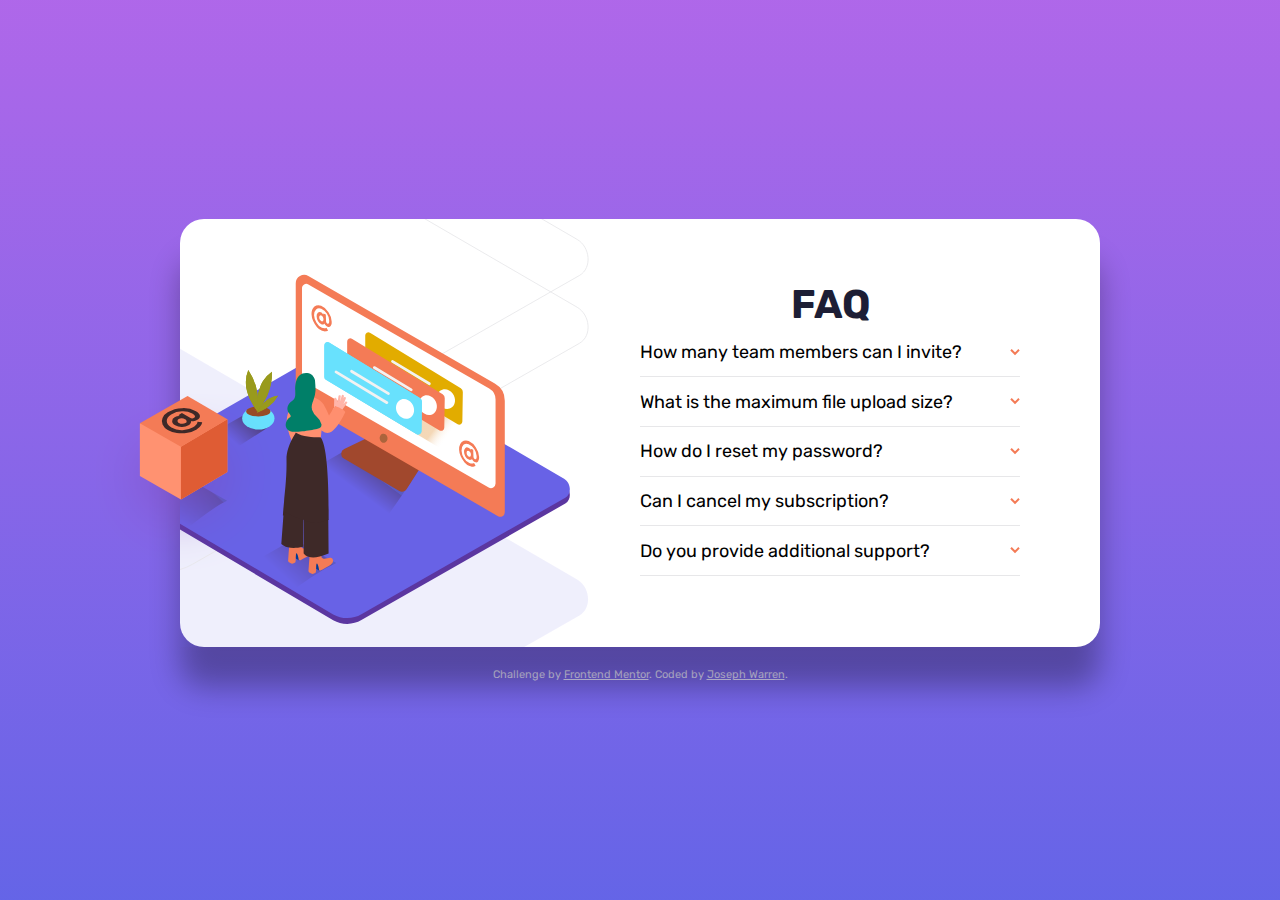
<file: faq-accordion-card-main/index.html>
<!DOCTYPE html>
<html lang="en">
<head>
  <meta charset="UTF-8">
  <meta name="viewport" content="width=device-width, initial-scale=1.0">
  <link rel="icon" type="image/png" sizes="32x32" href="./images/favicon-32x32.png">
  <link rel="stylesheet" href="./styles/css/main.min.css">
  <script src="./js/script.js" defer></script>
  <title>Frontend Mentor | FAQ Accordion Card</title>
</head>
<body>
  <div class="container">
    <main class="main-content">
      <div class="display-wrapper">
        <div class="display"></div>
      </div> 
      <section class="faq">
        <h1 class="faq-title">FAQ</h1>
        <button class="accordian divider closed">How many team members can I invite?</button>
        <div class="panel hide">
          <p>You can invite up to 2 additional users on the Free plan. There is no limit on
        team members for the Premium plan.</p>
        </div>
        <button class="accordian divider closed">What is the maximum file upload size?</button>
        <div class="panel hide">
          <p>No more than 2GB. All files in your account must fit your allotted storage space.</p>
        </div>
        <button class="accordian divider closed">How do I reset my password?</button>
        <div class="panel hide">
          <p>Click “Forgot password” from the login page or “Change password” from your profile page.
            A reset link will be emailed to you.</p>
        </div>
        <button class="accordian divider closed">Can I cancel my subscription?</button>
        <div class="panel hide">
          <p>Yes! Send us a message and we’ll process your request no questions asked.</p>
        </div>
        <button class="accordian divider closed">Do you provide additional support?</button>
        <div class="panel hide">
          <p>Chat and email support is available 24/7. Phone lines are open during normal business hours.</p>
        </div>
      </section>
    </main>
    <div class="attribution">
      Challenge by <a href="https://www.frontendmentor.io?ref=challenge" target="_blank">Frontend Mentor</a>.
      Coded by <a href="#">Joseph Warren</a>.
    </div>
  </div>
</body>
</html>
</file>
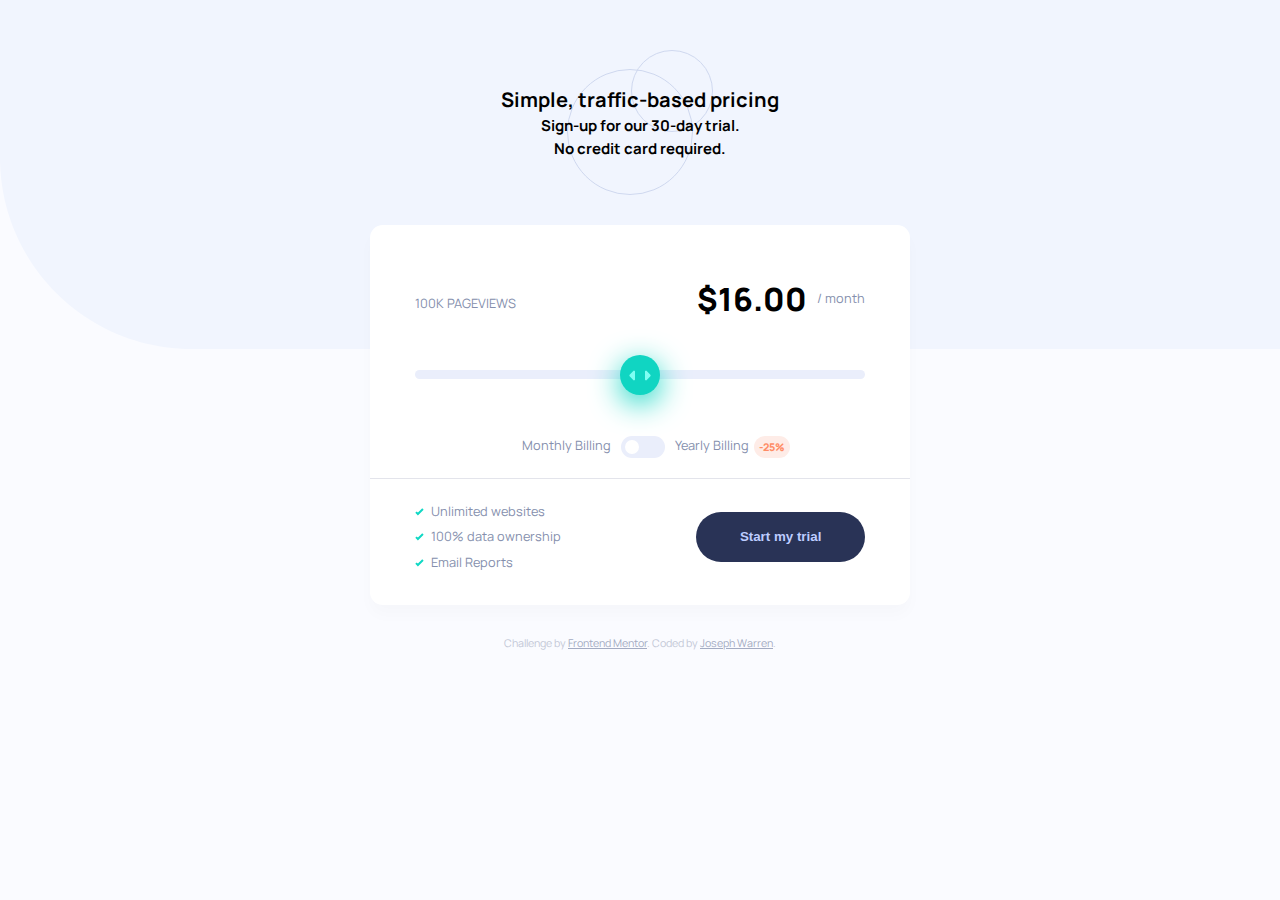
<file: interactive-pricing-component-main/index.html>
<!DOCTYPE html>
<html lang="en">
<head>
  <meta charset="UTF-8">
  <meta name="viewport" content="width=device-width, initial-scale=1.0"> <!-- displays site properly based on user's device -->
  <link rel="stylesheet" href="styles/css/main.min.css">
  <link rel="icon" type="image/png" sizes="32x32" href="./images/favicon-32x32.png">
  <script src="js/script.js" defer></script>
  
  <title>Frontend Mentor | Interactive pricing component</title>
</head>
<body>
  <div class="container">
    <header class="header">
      <h1>
        Simple, traffic-based pricing
        <span class="subhead">
          Sign-up for our 30-day trial. No credit card required.
        </span>
      </h1>
    </header>
    <main class="main">
      <section class="main__content">
        <div class="pageview">100K Pageviews</div>
        <div class="slider">
          <input type="range" id="slider__selector" class="slider__selector slider__input" min="1" max="5">
        </div>
        <div class="pricing">
          <span class="price">$16.00</span>
          <span class="cycle"> / month</span>
        </div>
        <div class="sub">
          <p class="sub__label">Monthly Billing</p>
          <label class="sub__switch" for="sub__input">
            <input type="checkbox" name="" id="sub__input" class="slider__input">
            <span class="sub__switch--slider round"></span>
          </label>
          <p class="sub__label">Yearly Billing <span class="discount">-25%</span></p>
        </div>
        <hr>
        <ul class="perks">
          <li class="perks__item">Unlimited websites</li>
          <li class="perks__item">100% data ownership</li>
          <li class="perks__item">Email Reports</li>
        </ul>
        <button class="cta__trial">
          Start my trial
        </button>
      </section>
    </main>
    <footer class="footer">
      <div class="attribution">
        Challenge by <a href="https://www.frontendmentor.io?ref=challenge" target="_blank">Frontend Mentor</a>.
        Coded by <a href="#">Joseph Warren</a>.
      </div>
    </footer>
  </div>
</body>
</html>
</file>
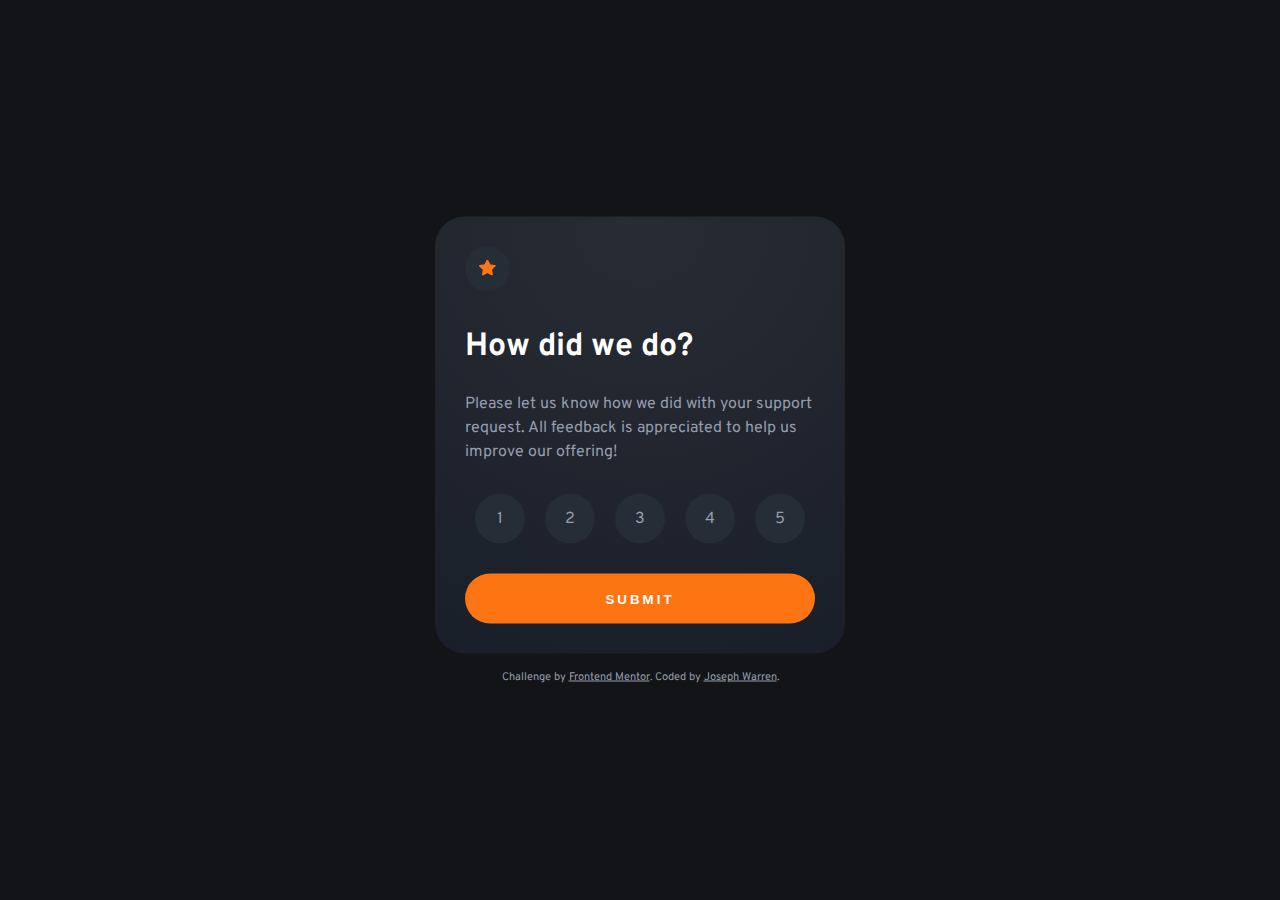
<file: interactive-rating-component-main/index.html>
<!DOCTYPE html>
<html lang="en">
<head>
  <meta charset="UTF-8">
  <meta name="viewport" content="width=device-width, initial-scale=1.0">
  <link rel="icon" type="image/png" sizes="32x32" href="./images/favicon-32x32.png">
  <link rel="stylesheet" href="styles/css/main.min.css">
  <script type="text/javascript" src="js/script.js" defer></script>
  <link rel="preconnect" href="https://fonts.googleapis.com">
  <link rel="preconnect" href="https://fonts.gstatic.com" crossorigin>
  <link href="https://fonts.googleapis.com/css2?family=Overpass:wght@400;700&display=swap" rel="stylesheet">
  <title>Frontend Mentor | Interactive rating component</title>
</head>
<body>
<div class="container">
  <main class="main-grid">
    <div class="rating-content">
      <div class="icon">
        <img src="images/icon-star.svg" alt="Star Icon">
      </div>
      <h1>How did we do?</h1>
      <p>Please let us know how we did with your support request. All feedback is appreciated 
      to help us improve our offering!</p>
      <div class="review">
        <ul class="rating">
          <li class="item">1</li>
          <li class="item">2</li>
          <li class="item">3</li>
          <li class="item">4</li>
          <li class="item">5</li>
        </ul>
        <button>Submit</button>
      </div>
    </div>
  </main>
  <div class="attribution">
    Challenge by <a href="https://www.frontendmentor.io?ref=challenge" target="_blank">Frontend Mentor</a>. 
    Coded by <a href="#">Joseph Warren</a>.
  </div>
</div>
</body>
</html>
</file>
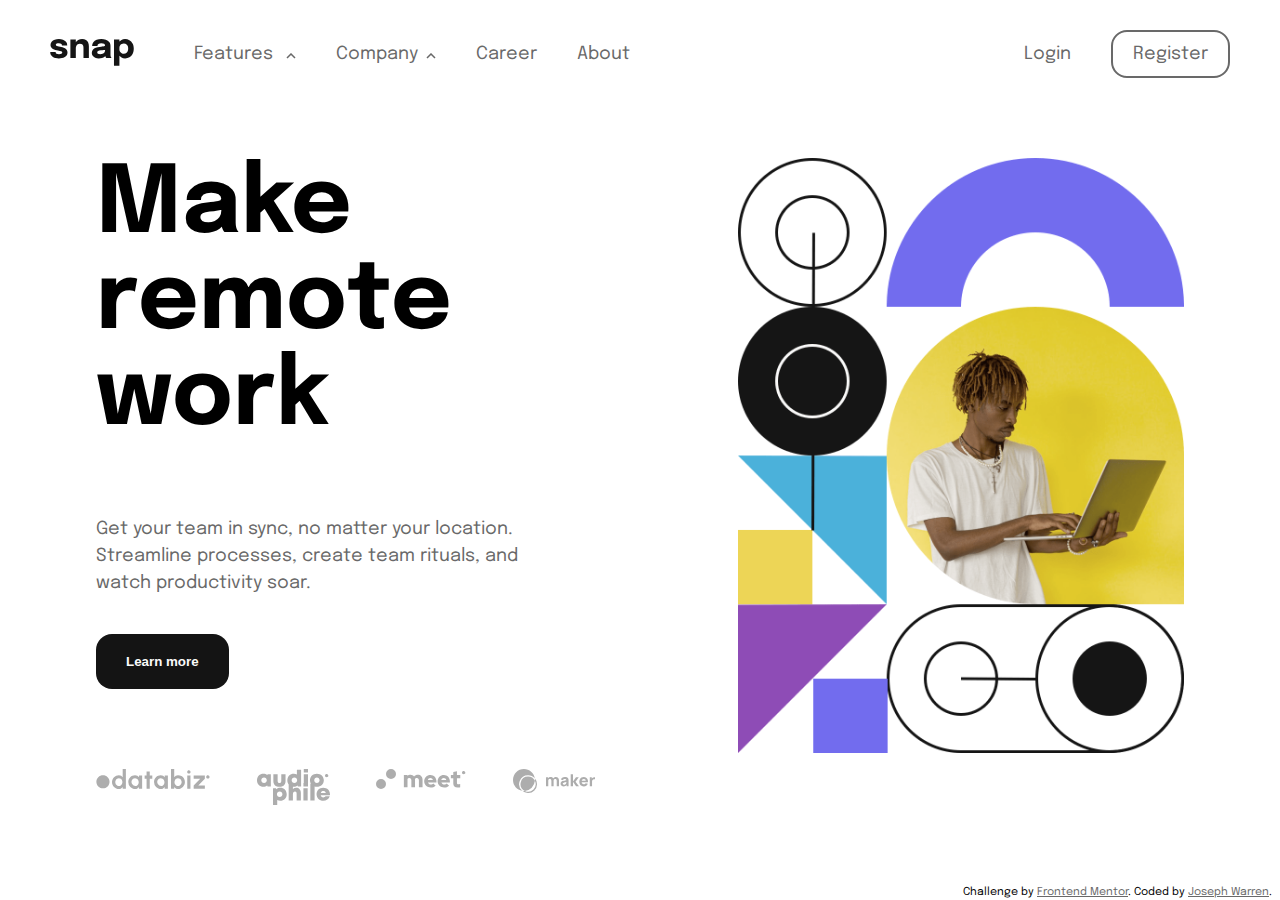
<file: intro-section-with-dropdown-navigation-main/index.html>
<!DOCTYPE html>
<html lang="en">
<head>
  <meta charset="UTF-8">
  <meta name="viewport" content="width=device-width, initial-scale=1.0">
  <link rel="icon" type="image/png" sizes="32x32" href="./images/favicon-32x32.png">
  <link rel="stylesheet" href="styles/css/main.css">
  
  <title>Frontend Mentor | Intro section with dropdown navigation</title>
</head>
<body>
  
  <nav class="nav">
    <div class="logo">
      <img src="images/logo.svg" alt="Snap - Remote Work">
    </div>

    <ul class="navbar">
      <li class="dropdown">
        <a href="#">Features <img class="arrow" src="images/icon-arrow-up.svg" alt="Arrow Down"></a>
        <ul class="dropdown-content">
          <li><img src="images/icon-todo.svg" alt="Icon Todo"><a href="#">Todo List</a></li>
          <li><img src="images/icon-calendar.svg" alt="Icon Calendar"><a href="#">Calendar</a></li>
          <li><img src="images/icon-reminders.svg" alt="Icon Reminders"><a href="#">Reminders</a></li>
          <li><img src="images/icon-planning.svg" alt="Icon Planning"><a href="#">Planning</a></li>
        </ul>
      </li>

      <li class="dropdown">
        <a href="#">Company<img class="arrow" src="images/icon-arrow-up.svg" alt="Arrow Down"></a>
        <ul class="dropdown-content">
          <li><a href="#">History</a></li>
          <li><a href="#">Our Team</a></li>
          <li><a href="#">Blog</a></li>
        </ul>
      </li>

      <li><a href="#">Career</a></li>

      <li><a href="#">About</a></li>

      <li class="login"><a href="#">Login</a></li>

      <li class="register"><a href="#">Register</a></li>

    </ul>
    <div class="mobile-menu">
      <div class="menu-btn">
        <span class="menu-btn__burger"></span>
      </div>
    </div>

  </nav>

  <div class="container">
    <section class="hero">
      <div class="hero__content">
        <h1><span class="block">Make</span> remote work</h1>
        <p>Get your team in sync, no matter your location. Streamline processes, 
          create team rituals, and watch productivity soar.</p>
        <button type="button"><a href="#">Learn more</a></button>
        <ul class="featured__clients">
          <li><img src="images/client-databiz.svg"></li>
          <li><img src="images/client-audiophile.svg"></li>
          <li><img src="images/client-meet.svg"></li>
          <li><img src="images/client-maker.svg"></li>
        </ul>
      </div>
      <div class="hero__img">
        <img class="img-desktop" src="images/image-hero-desktop.png" alt="">
        <img class="img-mobile" src="images/image-hero-mobile.png" alt="">
      </div>
    </section>
    <div class="attribution">
      Challenge by <a href="https://www.frontendmentor.io?ref=challenge" target="_blank">Frontend Mentor</a>.
      Coded by <a href="#">Joseph Warren</a>.
    </div>
  </div>
  <script type="text/javascript" src="js/script.js"></script>
</body>
</html>
</file>
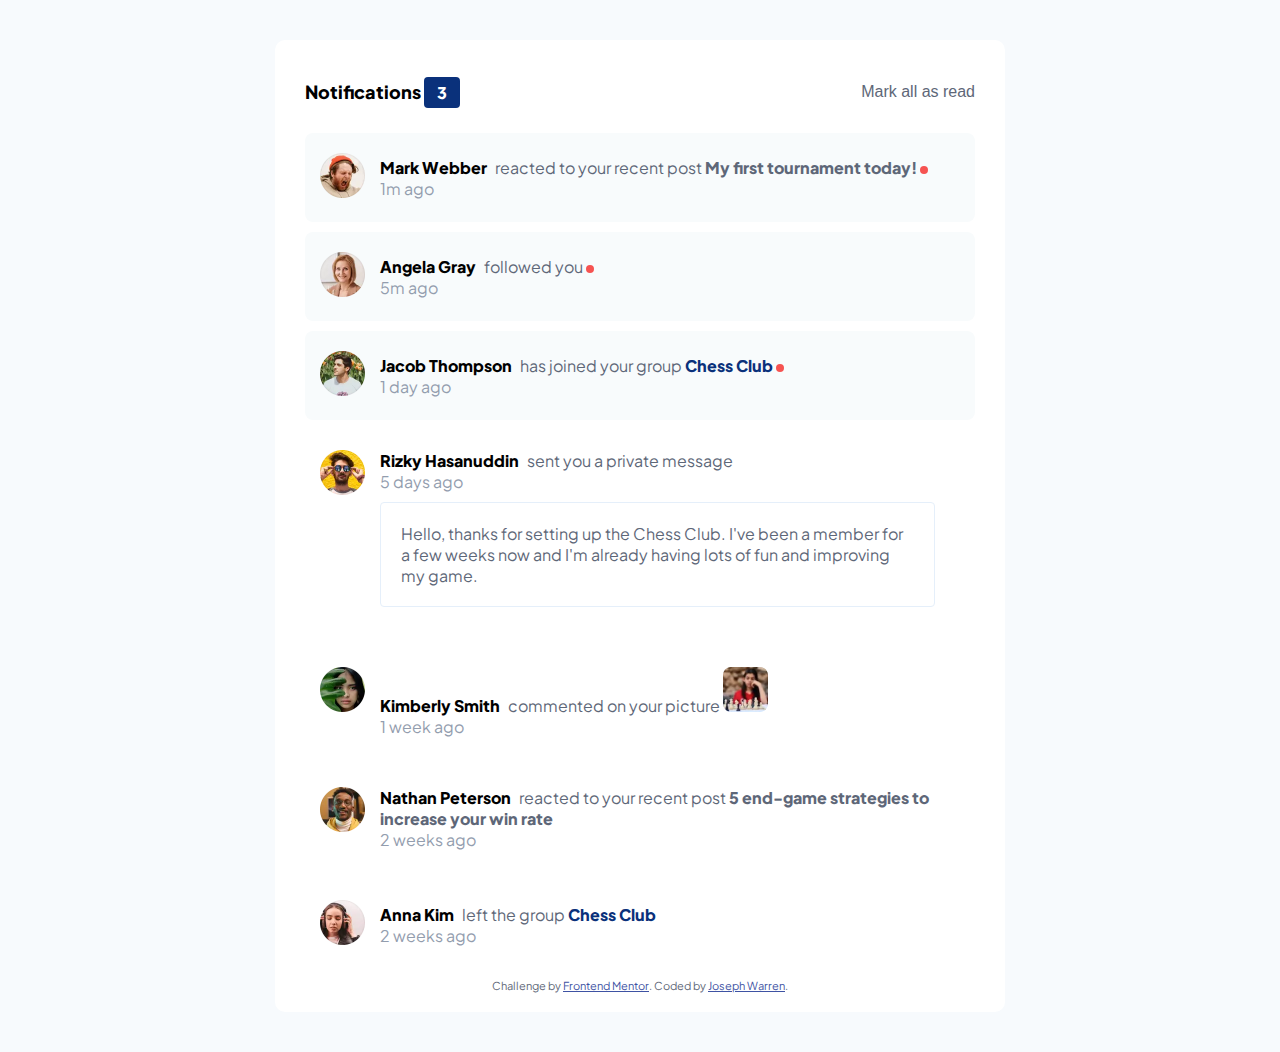
<file: notifications-page-main/index.html>
<!DOCTYPE html>
<html lang="en">
<head>
  <meta charset="UTF-8">
  <meta name="viewport" content="width=device-width, initial-scale=1.0">
  <link rel="icon" type="image/png" sizes="32x32" href="./images/favicon-32x32.png">
  <link rel="stylesheet" href="styles/css/main.min.css">
  <script type="text/javascript" src="js/script.js" defer></script>
  <link rel="preconnect" href="https://fonts.googleapis.com">
  <link rel="preconnect" href="https://fonts.gstatic.com" crossorigin>
  <link href="https://fonts.googleapis.com/css2?family=Plus+Jakarta+Sans:wght@500;800&display=swap" rel="stylesheet">
  <title>Frontend Mentor | Notifications page</title>
</head>
<body>
<div class="container">
  
  <div class="notify__bar">
    <h1>Notifications <span class="counter"></span></h1>
    <button>Mark all as read</button>
  </div>

  <div class="post__body unread">
    <div class="user-photo">
      <img src="assets/images/avatar-mark-webber.webp" alt="">
    </div>
    <div class="post-entry">
      <span class="username">Mark Webber</span>
      <span class="action">reacted to your recent post</span>
      <span class="object"><a class="post-link">My first tournament today!</a></span>
      <span class="unread-item"></span>
      <span class="date">1m ago</span>
    </div>
  </div>

  <div class="post__body unread">
    <div class="user-photo">
      <img src="assets/images/avatar-angela-gray.webp" alt="">
    </div>
    <div class="post-entry">
      <span class="username">Angela Gray</span>
      <span class="action">followed you</span>
      <span class="object"></span>
      <span class="unread-item"></span>
      <span class="date">5m ago</span>
    </div>
  </div>

  <div class="post__body unread">
    <div class="user-photo">
      <img src="assets/images/avatar-jacob-thompson.webp" alt="">
    </div>
    <div class="post-entry">
      <span class="username">Jacob Thompson</span>
      <span class="action">has joined your group</span>
      <span class="object"><a class="group-link">Chess Club</a></span>
      <span class="unread-item"></span>
      <span class="date">1 day ago</span>
    </div>
  </div>

  <div class="post__body">
    <div class="user-photo">
      <img src="assets/images/avatar-rizky-hasanuddin.webp" alt="">
    </div>
    <div class="post-entry">
      <span class="username">Rizky Hasanuddin</span>
      <span class="action">sent you a private message</span>
      <span class="object"></span>
      <span class="date">5 days ago</span>
      <div class="pm">
        <p>Hello, thanks for setting up the Chess Club. I've been a member for a few weeks now and 
        I'm already having lots of fun and improving my game.</p>
      </div>
    </div>
  </div>

  <div class="post__body">
    <div class="user-photo">
      <img src="assets/images/avatar-kimberly-smith.webp" alt="">
    </div>
    <div class="post-entry">
      <span class="username">Kimberly Smith</span>
      <span class="action">commented on your picture</span>
      <span class="object"><img src="assets/images/image-chess.webp" alt=""></span><br>
      <span class="date">1 week ago</span>
    </div>
  </div>

  <div class="post__body">
    <div class="user-photo">
      <img src="assets/images/avatar-nathan-peterson.webp" alt="">
    </div>
    <div class="post-entry">
      <span class="username">Nathan Peterson</span> 
      <span class="action">reacted to your recent post</span>
      <span class="object"><a class="post-link">5 end-game strategies to increase your win rate</a></span>
      <span class="date">2 weeks ago</span>
    </div>
  </div>

  <div class="post__body">
    <div class="user-photo">
      <img src="assets/images/avatar-anna-kim.webp" alt="">
    </div>
    <div class="post-entry">
      <span class="username">Anna Kim</span>
      <span class="action">left the group</span>
      <span class="object"><a class="group-link">Chess Club</a></span>
      <span class="date">2 weeks ago</span>
    </div>
  </div>

  <div class="attribution">
    Challenge by <a href="https://www.frontendmentor.io?ref=challenge" target="_blank">Frontend Mentor</a>. 
    Coded by <a href="#">Joseph Warren</a>.
  </div>
</div>
</body>
</html>
</file>
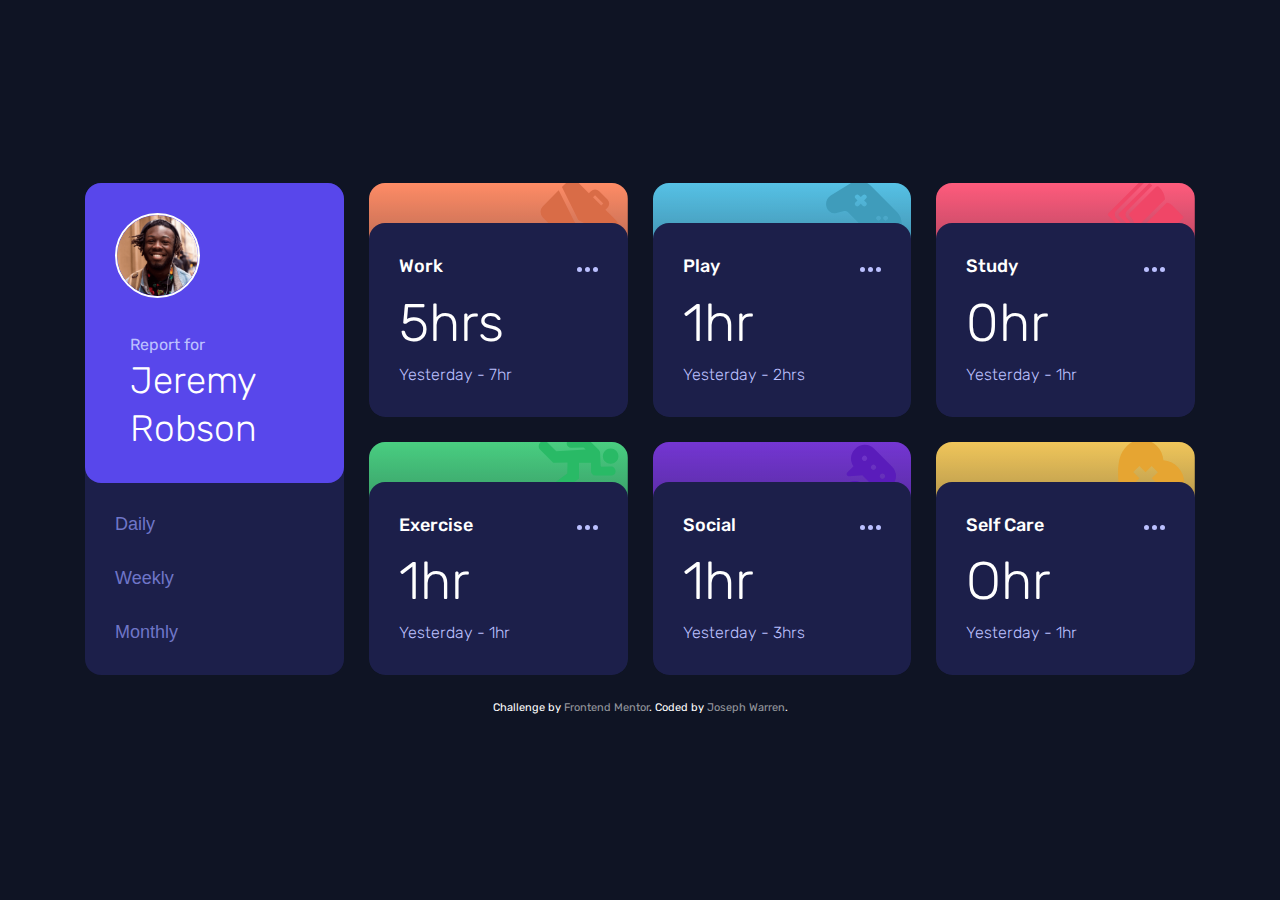
<file: time-tracking-dashboard-main/index.html>
<!DOCTYPE html>
<html lang="en">
<head>
  <meta charset="UTF-8">
  <meta name="viewport" content="width=device-width, initial-scale=1.0">
  <link rel="stylesheet" href="styles/css/main.min.css">
  <script type="text/javascript" src="data.json"></script>
  <script type="text/javascript" src="js/script.js" defer></script>
  <link rel="icon" type="image/png" sizes="32x32" href="./images/favicon-32x32.png">
  <title>Frontend Mentor | Time tracking dashboard</title>
</head>
<body>
  <div class="container">
    <main class="dashboard">
      <section class="user-report">
        <div class="user">
          <img src="images/image-jeremy.png" alt="">
          <div class="user__info">
            <p>Report for</p>
            <h1>Jeremy Robson</h1>
          </div>
        </div>
        <div class="selector">
          <ul>
            <li><button class="button--daily" type="button">Daily</button></li>
            <li><button class="button--weekly" type="button">Weekly</button></li>
            <li><button class="button--monthly" type="button">Monthly</button></li>
          </ul>
        </div>
      </section>

      <section class="card">
        <div class="card__content">
          <div class="card__header">
            <div class="card__title">Work</div>
            <div class="card__expand">
              <img src="images/icon-ellipsis.svg" alt="">
            </div>
          </div>
          <div class="card__time">
            <div class="current">5hrs</div>
            <div class="previous">Yesterday - 7hr</div>
        </div>
      </section>

      <section class="card">
        <div class="card__content">
          <div class="card__header">
            <div class="card__title">Play</div>
            <div class="card__expand">
              <img src="images/icon-ellipsis.svg" alt="">
            </div>
          </div>
          <div class="card__time">
            <div class="current">1hr</div>
            <div class="previous">Yesterday - 2hrs</div>
          </div>
        </div>
      </section>

      <section class="card">
        <div class="card__content">
          <div class="card__header">
            <div class="card__title">Study</div>
            <div class="card__expand">
              <img src="images/icon-ellipsis.svg" alt="">
            </div>
          </div>
          <div class="card__time">
            <div class="current">0hr</div>
            <div class="previous">Yesterday - 1hr</div>
          </div>
        </div>
      </section>

      <section class="card">
        <div class="card__content">
          <div class="card__header">
            <div class="card__title">Exercise</div>
            <div class="card__expand">
              <img src="images/icon-ellipsis.svg" alt="">
            </div>
          </div>
          <div class="card__time">
            <div class="current">1hr</div>
            <div class="previous">Yesterday - 1hr</div>
          </div>
        </div>
      </section>

      <section class="card">
        <div class="card__content">
          <div class="card__header">
            <div class="card__title">Social</div>
            <div class="card__expand">
              <img src="images/icon-ellipsis.svg" alt="">
            </div>
          </div>
          <div class="card__time">
            <div class="current">1hr</div>
            <div class="previous">Yesterday - 3hrs</div>
          </div>
        </div>
      </section>

      <section class="card">
        <div class="card__content">
          <div class="card__header">
            <div class="card__title">Self Care</div>
            <div class="card__expand">
              <img src="images/icon-ellipsis.svg" alt="">
            </div>
          </div>
          <div class="card__time">
            <div class="current">Ohr</div>
            <div class="previous">Yesterday - 1hr</div>
          </div>
        </div>
      </section>
    </main>
    <div class="attribution">
      Challenge by <a href="https://www.frontendmentor.io?ref=challenge" target="_blank">Frontend Mentor</a>. 
      Coded by <a href="#">Joseph Warren</a>.
    </div>
  </div>
</body>
</html>
</file>
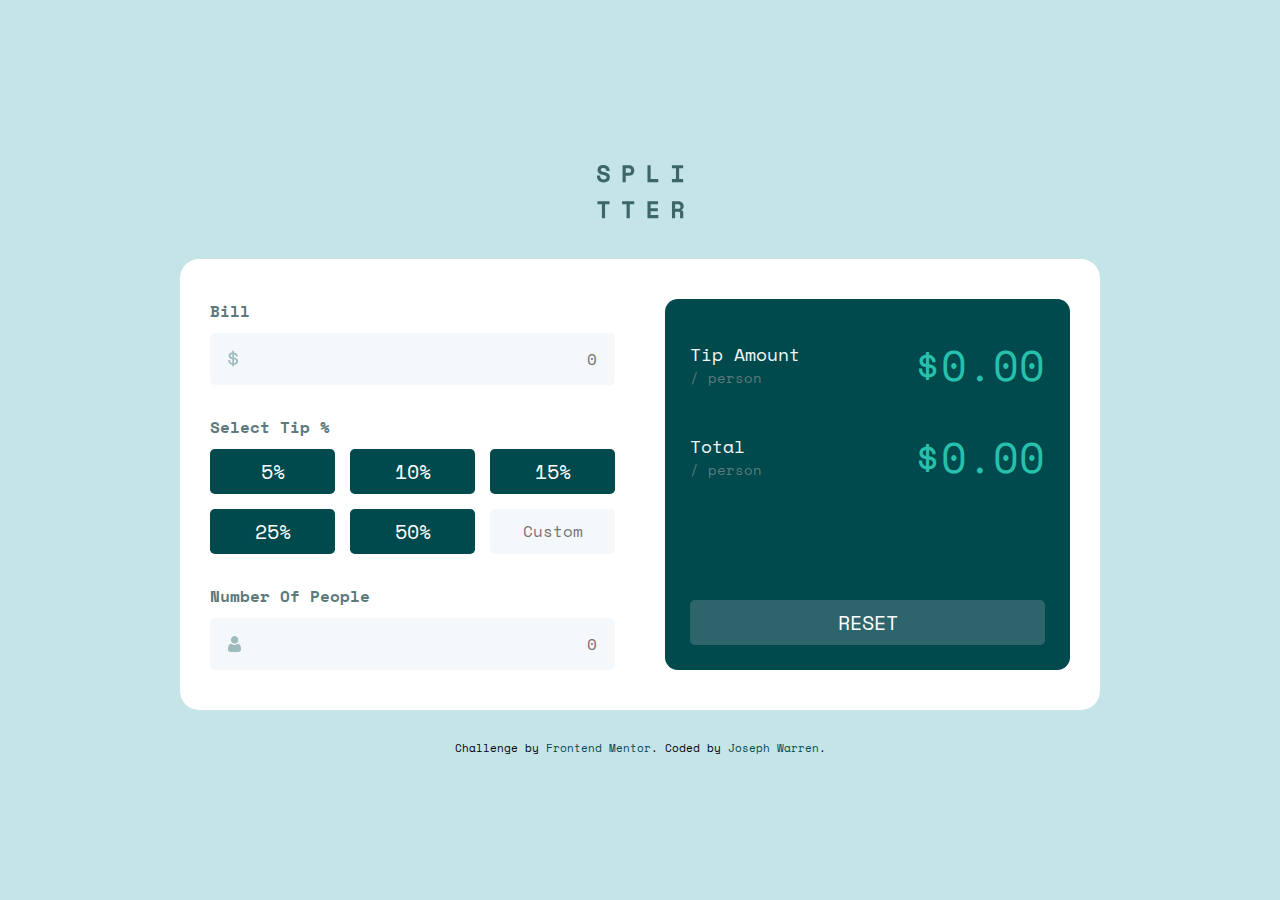
<file: tip-calculator-app-main/index.html>
<!DOCTYPE html>
<html lang="en">
<head>
  <meta charset="UTF-8">
  <meta name="viewport" content="width=device-width, initial-scale=1.0">
  <link rel="stylesheet" href="styles/css/main.css">
  <link rel="icon" type="image/png" sizes="32x32" href="./images/favicon-32x32.png">
  <script src="js/script.js" defer></script>
  <title>Frontend Mentor | Tip calculator app</title>
</head>
<body>
  <div class="container full-height vertically-centered">
    <div class="logo">
      <img src="images/logo.svg" alt="Splitter: Tipping App">
    </div>
    <main class="main">
      <section class="input-container">
        <label for="bill-total">
          <h2 class="label">Bill <span></span></h2>
          <input class="bill-icon bill-total" id="bill-total" type="text" placeholder="0">
        </label>

        <div class="tip-container">
          <h2 class="label">Select Tip %</h2>
          <div class="btn-group btn-grid">
            <button type="button" class="btn-primary btn-percent col-sm-3 col-lg-2">5%</button>
            <button type="button" class="btn-primary btn-percent col-sm-3 col-lg-2">10%</button>
            <button type="button" class="btn-primary btn-percent col-sm-3 col-lg-2">15%</button>
            <button type="button" class="btn-primary btn-percent col-sm-3 col-lg-2">25%</button>
            <button type="button" class="btn-primary btn-percent col-sm-3 col-lg-2">50%</button>
            <input type="text" class="btn-primary btn-custom col-sm-3 col-lg-2" id="custom-tip" placeholder="Custom">
          </div>
        </div>

        <label for="people-total">
          <h2 class="label">Number Of People <span></span></h2>
          <input class="people-icon people-total" id="people-total" type="text" placeholder="0">
        </label>
      </section>
      <aside class="output-container">
        <div class="expense-item">
          <p class="title">Tip Amount <span class="subtitle">/ person</span></p>
          <p class="total total-tip">$0.00</p>
        </div>
        <div class="expense-item">
          <p class="title">Total <span class="subtitle">/ person</span></p>
          <p class="total total-due">$0.00</p>
        </div>
        <button class="btn-primary btn-reset full-width" type="button">RESET</button>
      </aside>
    </main>
    <div class="attribution">
      Challenge by <a href="https://www.frontendmentor.io?ref=challenge" target="_blank">Frontend Mentor</a>. 
      Coded by <a href="#">Joseph Warren</a>.
    </div>
  </div>
</body>
</html>
</file>
<file: intro-section-with-dropdown-navigation-main/styles/css/main.css>
@import url("https://fonts.googleapis.com/css2?family=Epilogue:wght@500;700&display=swap");
* {
  border: 0;
  box-sizing: border-box;
  margin: 0;
  padding: 0;
}

body {
  font-family: "Epilogue", sans-serif;
  font-size: 18px;
}

.container {
  margin: 0 auto;
  max-width: 1400px;
  width: 85%;
}

.nav,
.navbar {
  align-items: center;
  display: flex;
}

.nav {
  gap: 60px;
  padding: 30px 50px;
}
.nav .mobile-menu {
  margin-left: auto;
  padding-top: 7px;
}
.nav .menu-btn {
  cursor: pointer;
  height: 20px;
  justify-self: flex-end;
  position: relative;
  width: 28px;
  z-index: 1;
}
.nav .menu-btn__burger {
  background: black;
  height: 3px;
  position: absolute;
  transition: all 0.7s ease-in-out;
  width: 28px;
}
.nav .menu-btn__burger::before {
  background: black;
  content: "";
  height: inherit;
  position: inherit;
  top: -8px;
  transition: all 0.7s ease-in-out;
  width: inherit;
}
.nav .menu-btn__burger::after {
  background: black;
  content: "";
  height: inherit;
  position: inherit;
  top: 8px;
  transition: all 0.7s ease-in-out;
  width: 20px;
}
.nav .menu-btn__burger.open {
  background: transparent;
  transform: rotate(720deg);
}
.nav .menu-btn__burger.open::before {
  transform: rotate(45deg) translate(5px, 8px);
}
.nav .menu-btn__burger.open::after {
  transform: rotate(-45deg) translate(3px, -7px);
  width: 28px;
}
.nav .menu-btn__fixed {
  position: fixed;
  top: 33px;
  right: 23px;
}

.navbar {
  gap: 40px;
  list-style-type: none;
  flex-grow: 1;
}
.navbar li {
  position: relative;
}
.navbar li a {
  color: hsl(0, 0%, 41%);
  line-height: 18px;
  text-decoration: none;
}
.navbar li a:hover {
  color: hsl(0, 0%, 8%);
}
.navbar li img {
  margin-left: 8px;
  transition: all 0.3s ease-in-out;
}
.navbar .features .dropdown-content {
  left: -70px;
}
.navbar .dropdown-content {
  background: white;
  border-radius: 1rem;
  box-shadow: 0 0 20px rgba(20, 20, 20, 0.2);
  display: none;
  flex-direction: column;
  gap: 20px;
  list-style-type: none;
  margin-top: 20px;
  padding: 25px;
  position: absolute;
  width: max-content;
  z-index: 9999;
}
.navbar .dropdown-content img {
  margin-right: 15px;
}
.navbar .login {
  margin-left: auto;
}
.navbar .register a {
  border: 2px solid hsl(0, 0%, 41%);
  border-radius: 1rem;
  display: block;
  padding: 13px 20px;
}
.navbar .register a:hover {
  border: 2px solid hsl(0, 0%, 8%);
}

.show {
  display: flex !important;
}

.hero {
  display: flex;
  gap: 40px;
  max-height: calc(100vh - 100px);
  padding-top: 50px;
}
.hero__content {
  align-self: center;
  flex-grow: 1;
  max-width: 700px;
}
.hero__content p {
  color: hsl(0, 0%, 41%);
  line-height: 1.5;
}
.hero__content button {
  background: transparent;
  color: hsl(0, 0%, 98%);
  font-weight: bold;
}
.hero__content button a {
  background: hsl(0, 0%, 8%);
  border-radius: 1rem;
  color: hsl(0, 0%, 98%);
  padding: 20px 30px;
  text-decoration: none;
}
.hero__content button a:hover {
  background: transparent;
  border: 2px solid hsl(0, 0%, 8%);
  color: hsl(0, 0%, 8%);
}
.hero__content .featured__clients {
  display: flex;
  justify-content: space-between;
  list-style-type: none;
  max-width: 500px;
}
.hero__img {
  justify-self: flex-end;
}

@media only screen and (min-width: 1030px) {
  .nav .navbar {
    display: flex;
  }
  .nav .mobile-menu {
    display: none;
  }
  .hero__content h1 {
    font-size: 5.8333333333rem;
    padding: 0 0 70px 0;
  }
  .hero__content p {
    max-width: 430px;
    padding-bottom: 55px;
  }
  .hero__content button {
    margin-bottom: 100px;
  }
  .hero__img {
    margin-left: auto;
  }
  .hero__img img {
    aspect-ratio: 3/4;
    max-height: calc(100vh - 305px);
  }
  .img-desktop {
    display: block;
  }
  .img-mobile {
    display: none;
  }
  .block {
    display: block;
  }
}
@media only screen and (max-width: 1030px) {
  .container {
    width: 100%;
  }
  .nav {
    padding: 23px;
  }
  .nav .menu-btn {
    display: block;
  }
  .nav .navbar {
    align-items: initial;
    background: hsl(255, 100%, 100%);
    box-shadow: -250px 0 hsla(0, 0%, 0%, 0.8), -500px 0 hsla(0, 0%, 0%, 0.8), -750px 0 hsla(0, 0%, 0%, 0.8), -1000px 0 hsla(0, 0%, 0%, 0.8);
    display: none;
    flex-direction: column;
    height: 100vh;
    justify-content: flex-start;
    min-width: 250px;
    padding: 80px 25px 25px;
    position: fixed;
    right: 0;
    top: 0;
  }
  .nav .navbar .dropdown-content {
    border-radius: 0;
    box-shadow: none;
    padding-bottom: 0;
    position: initial;
  }
  .nav .navbar .login {
    margin: 0;
  }
  .nav .navbar .login,
  .nav .navbar .register {
    align-self: center;
  }
  .hero {
    flex-direction: column;
  }
  .hero__img {
    aspect-ratio: 125/94;
    height: auto;
    width: 100%;
    order: 0;
  }
  .hero__content {
    order: 1;
    text-align: center;
    width: 100%;
  }
  .hero__content h1 {
    font-size: calc((100vw - 40px) / 18);
    margin: 50px 0 30px 0;
  }
  .hero__content p {
    margin-bottom: 50px;
    padding: 0 20px;
  }
  .hero__content button {
    margin-bottom: 60px;
  }
  .hero__content .featured__clients {
    margin: 0 auto 40px;
  }
  .img-desktop {
    display: none;
  }
  .img-mobile {
    display: block;
    margin: 0 auto;
  }
  .block {
    display: inline-block;
  }
}
.attribution {
  background: hsl(255, 100%, 100%);
  bottom: 0;
  font-size: 11px;
  height: 20px;
  right: 0;
  line-height: 20px;
  padding: 2px 8px;
  position: fixed;
  text-align: center;
  width: max-content;
}
.attribution a {
  color: hsl(0, 0%, 41%);
}
</file>
<file: tip-calculator-app-main/styles/css/main.css>
@import url("https://fonts.googleapis.com/css2?family=Space+Mono:wght@700&display=swap");
* {
  border: 0;
  box-sizing: border-box;
  margin: 0;
  padding: 0;
}

body {
  background: hsl(185, 41%, 84%);
  font-family: "Space Mono", monospace;
}

.container {
  margin: 0 auto;
  max-width: 920px;
}

.full-height {
  min-height: 100dvh;
  min-height: 100vh;
}

.full-width {
  grid-column: 1/-1;
}

.vertically-centered {
  display: flex;
  flex-direction: column;
  justify-content: center;
}

.logo {
  display: flex;
  align-items: center;
  justify-content: center;
}
.logo img {
  margin: 50px 0 40px;
}

.main {
  display: grid;
  gap: 30px;
  grid-template-rows: 1fr 1fr;
  background: hsl(0, 0%, 100%);
  border-radius: 1.2rem;
  margin-inline: auto;
  padding: 40px 30px;
}

.input-container {
  display: grid;
  gap: 30px;
  grid-template-rows: repeat(3, min-content);
}
.input-container .label {
  color: hsl(186, 14%, 43%);
  display: flex;
  margin-bottom: 10px;
}
.input-container .label span {
  color: hsl(0, 58%, 55%);
  margin-left: auto;
}
.input-container .label,
.input-container input {
  font-size: 1rem;
}
.input-container input {
  background: hsl(200, 37%, 97%);
  border-radius: 0.3rem;
  font-family: "Space Mono", monospace;
  padding: 14px 18px;
  text-align: right;
  width: 100%;
}
.input-container input:focus {
  outline: 1px solid hsl(172, 67%, 45%);
}
.input-container .btn-grid {
  display: grid;
  gap: 15px;
  grid-template-columns: repeat(6, 1fr);
}
.input-container button:focus {
  background: hsl(172, 67%, 45%);
}
.input-container .bill-icon {
  background: hsl(200, 37%, 97%) url("../../images/icon-dollar.svg") no-repeat 18px center;
}
.input-container .people-icon {
  background: hsl(200, 37%, 97%) url("../../images/icon-person.svg") no-repeat 18px center;
}

.output-container {
  display: grid;
  gap: 30px;
  grid-template-rows: repeat(2, min-content) 1fr;
  align-items: center;
  background: hsl(183, 100%, 15%);
  border-radius: 0.8rem;
  padding: 35px 25px 25px;
}
.output-container .expense-item {
  display: flex;
  align-items: center;
}
.output-container .title {
  color: hsl(200, 37%, 97%);
  font-size: 1.125rem;
}
.output-container .subtitle {
  color: hsl(186, 14%, 43%);
  display: block;
  font-size: 0.875rem;
}
.output-container .total {
  color: hsl(172, 67%, 45%);
  font-size: 2.625rem;
  margin-left: auto;
}

.btn-primary {
  display: flex;
  align-items: center;
  justify-content: center;
  background: hsl(183, 100%, 15%);
  border-radius: 0.3rem;
  color: hsl(0, 0%, 100%);
  cursor: pointer;
  font-family: "Space Mono", monospace;
  font-size: 1.25rem;
  padding: 8px 0;
}
.btn-primary:hover {
  background: hsl(172, 67%, 45%);
  color: hsl(183, 100%, 15%);
}

.btn-custom {
  background: hsl(200, 37%, 97%);
  color: hsl(186, 14%, 43%);
  cursor: text;
  padding: 10px 18px !important;
  text-align: center !important;
}
.btn-custom::-webkit-outer-spin-button, .btn-custom::-webkit-inner-spin-button {
  -webkit-appearance: none;
  appearance: none;
  margin: 0;
}
.btn-custom:hover {
  background: hsl(200, 37%, 97%);
  outline: 1px solid hsl(172, 67%, 45%);
}

.btn-reset {
  background: hsl(186, 40%, 30%);
  cursor: not-allowed;
  margin-top: auto;
  width: 100%;
}

@media (max-width: 500px) {
  .col-sm-3 {
    grid-column: span 3;
  }
}
@media (min-width: 500px) {
  .col-lg-2 {
    grid-column: span 2;
  }
}
.error {
  outline: 1px solid hsl(0, 58%, 55%);
}

.attribution {
  font-size: 11px;
  text-align: center;
  padding-block: 30px;
}
.attribution a {
  color: hsl(183, 100%, 15%);
  text-decoration: none;
}

@media (min-width: 850px) {
  .main {
    gap: 50px;
    grid-template-rows: none;
    grid-template-columns: 1fr 1fr;
  }
}
</file>
<file: faq-accordion-card-main/styles/css/main.min.css>
@import"https://fonts.googleapis.com/css2?family=Rubik:wght@400;500;700&display=swap";*{border:0;box-sizing:border-box;margin:0;padding:0}body{background:linear-gradient(hsl(273, 75%, 66%), hsl(240, 73%, 65%)) no-repeat;font-family:"Rubik",sans-serif;font-size:18px;min-height:100vh}.container{display:flex;flex-wrap:wrap;align-content:center;justify-content:center;min-height:100vh;min-height:100dvh}.main-content{background:#fff;border-radius:1.5rem;box-shadow:0 40px 30px rgba(0,0,0,.3);max-width:920px;width:100%;margin-inline:1.33rem;padding-top:150px;position:relative}.display{background:url("../../images/illustration-woman-online-mobile.svg") no-repeat,url("../../images/bg-pattern-mobile.svg") no-repeat;background-position:center 0,center 140px;background-size:303px 230px,303px auto;height:275px;width:100%;position:absolute;top:-130px}.faq{color:#787887;display:flex;flex-direction:column;padding:2.77rem 1.66rem}.faq-title{color:#1d1e35;font-size:2.5rem;text-align:center}.accordian{background:rgba(0,0,0,0);font-family:"Rubik",sans-serif;font-size:inherit;font-weight:400;padding-block:.833rem;padding-right:25px;position:relative;text-align:left}.open::after,.closed::after{content:""/"+";background:rgba(0,0,0,0) url("../../images/icon-arrow-down.svg") no-repeat right center;height:7px;width:10px;margin:auto;position:absolute;bottom:0;right:0;top:0}.open::after{rotate:.5turn}.hide{display:none}.active{font-weight:500}.panel{padding-bottom:.833rem}.divider{border-bottom:1px solid #e7e7e9}.attribution{color:rgba(255,255,255,.73);flex-basis:100%;font-size:11px;margin-top:1.33rem;text-align:center;width:100%}.attribution a{color:inherit}@media only screen and (min-width: 550px)and (max-width: 1000px){.main{margin-top:auto}.faq{padding:3.88rem 5rem 4.44rem}}@media only screen and (min-width: 1000px){.main{margin-top:auto}.main-content{display:grid;grid-template-columns:1fr 1fr;justify-content:stretch;padding-top:0}.faq{padding:3.88rem 5rem 4.44rem 0}.display{background:url("../../images/illustration-woman-online-desktop.svg") no-repeat,url("../../images/bg-pattern-desktop.svg") right top no-repeat;background-position:-70px 55px,-465px -230px;background-size:contain,190%;width:auto;height:100%;position:relative;padding-bottom:0;top:auto}.display::before{background:url("../../images/illustration-box-desktop.svg") no-repeat;background-size:contain;content:"";display:block;height:180px;width:187px;position:absolute;left:-90px;top:175px}}
</file>
<file: interactive-pricing-component-main/styles/css/main.min.css>
@import"https://fonts.googleapis.com/css2?family=Manrope:wght@600;800&display=swap";*{border:0;box-sizing:border-box;line-height:1.5;margin:0;padding:0}body{background:#fafbff url("../../images/bg-pattern.svg") no-repeat;background-size:auto;font-family:"Manrope",sans-serif;font-size:15px;padding:0 25px}.header{align-items:center;background:url("../../images/pattern-circles.svg") no-repeat center;display:flex;justify-content:center;margin-top:50px;min-height:145px;padding:0 22px;text-align:center}.header h1{font-size:20px;white-space:nowrap}.header h1 .subhead{display:block;font-size:15px;margin:0 auto;white-space:normal;width:21ch}.main{background:#fff;border-radius:.8rem;box-shadow:0 10px 15px rgba(0,0,0,.02);color:#858fad;margin:30px 0;overflow:hidden;padding:35px 25px 0}.main__content{display:flex;flex-direction:column;align-items:center}.main__content .pageview{font-size:.8rem;margin-bottom:30px;text-transform:uppercase}.main__content .slider{margin-bottom:20px;width:100%}.main__content .slider input[type=range]{background:rgba(0,0,0,0);-moz-appearance:none;appearance:none;-webkit-appearance:none;width:100%}.main__content .slider input[type=range]:focus{outline:none}.main__content .slider input[type=range]::-webkit-slider-thumb{appearance:none;-webkit-appearance:none;background:#10d5c2 url("../../images/icon-slider.svg") no-repeat center center;border-radius:20px;box-shadow:0 8px 30px #10d5c2;cursor:pointer;height:40px;margin-top:-15px;width:40px}.main__content .slider input[type=range]::-moz-range-thumb{background:#10d5c2 url("../../images/icon-slider.svg") no-repeat center center;border-radius:20px;box-shadow:0 8px 30px #10d5c2;height:40px;margin-top:-15px;width:40px}.main__content .slider input[type=range]::-ms-thumb{background:#10d5c2 url("../../images/icon-slider.svg") no-repeat center center;border-radius:20px;box-shadow:0 8px 30px #10d5c2;cursor:pointer;height:40px;margin-top:-15px;width:40px}.main__content .slider input[type=range]::-webkit-slider-runnable-track{background:#eaeefb;border-color:rgba(0,0,0,0);border-radius:5px;color:rgba(0,0,0,0);cursor:pointer;height:9px;width:100%}.main__content .slider input[type=range]:focus::-webkit-slider-runnable-track{background:#a5f3eb}.main__content .slider input[type=range]::-moz-range-track{background:#eaeefb;border-color:rgba(0,0,0,0);color:rgba(0,0,0,0);cursor:pointer;width:100%}.main__content .slider input[type=range]::-ms-track{background:#eaeefb;border-color:rgba(0,0,0,0);color:rgba(0,0,0,0);cursor:pointer;width:100%}.main__content .slider input[type=range]::-ms-fill-lower{background:#a5f3eb;border-color:rgba(0,0,0,0);color:rgba(0,0,0,0);cursor:pointer}.main__content .slider input[type=range]::-ms-fill-upper{background:#eaeefb;border-color:rgba(0,0,0,0);color:rgba(0,0,0,0);cursor:pointer}.main__content .pricing{align-items:center;display:flex;font-size:0.8rem;margin-bottom:40px}.main__content .pricing .price{color:#000;font-size:2rem;font-weight:800;margin-right:10px}.main__content .perks{list-style-position:inside;text-align:center}.main__content .perks__item{line-height:2;list-style-image:url("../../images/icon-check.svg")}.main__content .perks,.main__content .sub{font-size:0.8rem}.main__content .sub{display:flex;position:relative}.main__content .sub__label{position:relative}.main__content .sub__label:last-child{margin-right:10px}.main__content .sub__switch{display:inline-block;height:22px;margin:0 10px;position:relative;width:44px}.main__content .sub__switch input{height:0;opacity:0;width:0}.main__content .sub__switch input:checked+.sub__switch--slider{background:#a5f3eb}.main__content .sub__switch input:checked+.sub__switch--slider::before{transform:translateX(22px)}.main__content .sub__switch input:focus+.sub__switch--slider{box-shadow:0 0 1px #a5f3eb}.main__content .sub__switch--slider{cursor:pointer;background-color:#eaeefb;top:0;left:0;right:0;bottom:0;position:absolute;transition:.4s}.main__content .sub__switch--slider::before{position:absolute;content:"";height:14px;width:14px;left:4px;bottom:4px;background-color:#fff;transition:.4s}.main__content .sub__switch--slider.round{border-radius:34px}.main__content .sub__switch--slider.round::before{border-radius:50%}.main__content .sub .discount{background:#feece7;border-radius:20px;color:#ff8c66;font-size:0.6666666667rem;font-weight:800;padding:3px 5px;margin-left:5px;position:absolute}.main__content hr{background:#e3e4eb;height:1px;margin:20px 0;margin-left:0px;width:120%}.main__content .perks,.cta__trial{margin-bottom:30px}.cta__trial{background:#293356;border-radius:40px;color:#bdccff;cursor:pointer;font-weight:600;padding:15px 0;width:75%}.attribution{color:#c2c7d6;font-size:0.6666666667rem;margin-bottom:12px;text-align:center}.attribution a{color:#a3abc2}@media screen and (min-width: 590px){body{background-position:0 -100px;background-size:contain}.container{margin:0 auto;max-width:540px}.header{justify-content:center}.main{padding:50px 45px 0}.main__content{align-content:center;display:grid;grid-template-columns:1fr 1fr}.main__content hr,.main__content .sub,.main__content .slider{grid-column:1/span 2}.main__content .slider{margin-bottom:50px}.main__content .pricing{justify-self:end;grid-column:2/2;grid-row:1/1}.main__content .sub{justify-self:center}.main__content hr{margin-left:-50px;width:150%}.main__content .perks{text-align:left}.main__content .cta__trial{cursor:pointer;justify-self:end}}@media screen and (min-width: 590px)and (max-width: 1300px){body{background-size:auto}}/*# sourceMappingURL=main.min.css.map */
</file>
<file: interactive-rating-component-main/styles/css/main.min.css>
*{border:0;box-sizing:border-box;margin:0;padding:0}body{background:#121417;font-family:"Overpass",sans-serif}.container{position:absolute;top:50%;left:50%;transform:translate(-50%, -50%)}.main-grid{background:radial-gradient(circle at top center, hsl(220, 13%, 18%), hsl(218, 25%, 13%));border-radius:30px;max-width:410px;padding:30px}.rating-content .icon{background:#252d37;border-radius:25px;line-height:50px;height:45px;text-align:center;width:45px}.rating-content h1{color:#fff;font-weight:700;margin:35px 0 25px}.rating-content p{color:#959eac;line-height:1.5}.rating{display:grid;gap:20px;grid-template-columns:repeat(5, 50px);justify-content:center;list-style-type:none}.rating li{background:#252d37;border-radius:25px;color:#959eac;height:50px;line-height:50px;margin:30px 0;text-align:center;width:50px}.rating li:hover{background:#fd7412;color:#fff;cursor:pointer}.rating li.selected{background:#959eac;color:#121417}.review button{background:#fd7412;border-radius:25px;color:#fff;font-weight:700;height:50px;letter-spacing:3px;text-transform:uppercase;width:100%}.review button:hover{background:#fff;color:#fd7412;cursor:pointer}.hidden{display:none}.thanks-content{color:#fff;text-align:center}.thanks-content .thanks-image{margin:10px 0 30px}.thanks-content .user-selection{background:#252d37;border-radius:25px;color:#fd7412;height:30px;line-height:30px;padding:10px 20px}.thanks-content h1{margin:40px 0 20px}.thanks-content p{color:#959eac}.attribution{color:#959eac;font-size:11px;margin-top:1rem;text-align:center}.attribution a{color:#959eac}
</file>
<file: notifications-page-main/styles/css/main.min.css>
*{box-sizing:border-box;margin:0;padding:0}body{background:#f7fafd;color:#5e6778;font-family:"Plus Jakarta Sans",sans-serif;font-size:16px;padding:40px 0}.container{background:#fff;border-radius:10px;margin:0 auto;max-width:730px;padding:40px 30px 20px 30px}.notify__bar{align-items:center;display:flex;justify-content:space-between}.notify__bar button{background:rgba(0,0,0,0);border:0;color:#5e6778;font-size:16px;margin-bottom:30px}.notify__bar button:hover{cursor:pointer}h1,.post-entry .username{color:#000;font-weight:800}h1{font-size:18px;margin:0 0 30px}h1 span{background:#0a317b;border-radius:4px;color:#fff;font-size:16px;padding:5px 13px}.post__body{align-items:center;border-radius:8px;display:grid;grid-template-columns:min-content 1fr;margin-bottom:10px}.post__body.unread{background:#f8fbfc}.user-photo{align-self:flex-start;padding:20px 15px}.user-photo img{height:auto;width:45px}.post-entry{padding:20px 20px 20px 0}.post-entry>span{min-width:max-content}.post-entry .username{color:#000;font-weight:800;margin-right:5px}.post-entry .object{position:relative}.post-entry .object img{border-radius:8px;height:auto;width:45px}.post-entry .post-link{color:#5e6778;font-weight:800}.post-entry .group-link{color:#0a317b;font-weight:800}.post-entry .date{color:#939dae;display:block}.post-entry .pm{border:1px solid #e5effa;border-radius:4px;margin:10px 20px 10px 0;padding:20px}.post-entry .pm p{margin:0}.post-entry .unread-item{align-items:center;background:#f65351;border-radius:4px;display:inline-block;height:8px;width:8px}.attribution{font-size:11px;text-align:center}.attribution a{color:#3e52a3}
</file>
<file: time-tracking-dashboard-main/styles/css/main.min.css>
@import"https://fonts.googleapis.com/css2?family=Rubik:wght@300;400;500&display=swap";:root{--gutter-spacing: 25px}*{border:0;box-sizing:border-box;margin:0;padding:0}.container{height:100vh;height:100dvh;padding-inline:var(--gutter-spacing)}body{background:#0f1424;color:#fff;font-family:"Rubik",sans-serif;line-height:1.5}.dashboard{display:grid;gap:var(--gutter-spacing);grid-auto-flow:row;height:min-content;padding-top:var(--gutter-spacing)}.user-report{background:#1c1f4a}.user-report .user{background:#5847eb;display:flex;align-items:center}.user-report .user img{border:2px solid #fff;border-radius:45px;height:auto;width:70px}.user-report .user__info{padding-left:15px}.user-report .user__info p{color:#bdc1ff}.user-report .user__info h1{font-weight:300}.user-report .selector ul{display:flex;justify-content:space-around;list-style-type:none;padding:30px 0}.user-report .selector button{background:rgba(0,0,0,0);color:#6f76c8;font-size:1.125rem}.user-report .selector button:hover{color:#fff;cursor:pointer}.user,.user-report,.card,.card__content{border-radius:1rem}.user,.card__content{padding:30px}.card{background:linear-gradient(0deg, transparent, black);background-position:95% -2%;background-repeat:no-repeat;padding-top:40px;overflow:hidden}.card__content{background:#1c1f4a;font-weight:300}.card__title{font-size:1.125rem;font-weight:500}.card__header,.card__time{align-items:center;display:flex;justify-content:space-between}.card__time .current{font-size:1.5rem}.card__time .previous{color:#bdc1ff}@media only screen and (min-width: 650px)and (max-width: 1200px){.dashboard{grid-template-columns:repeat(2, 1fr)}.user-report{grid-column-start:1;grid-column-end:span 2}}@media only screen and (min-width: 800px){.dashboard{margin-inline:auto;max-width:750px}}@media only screen and (min-width: 1200px){.container{display:flex;align-content:center;justify-content:center;flex-direction:column;flex-wrap:wrap}.dashboard{align-items:stretch;grid-template-columns:repeat(4, 1fr);justify-content:center;margin-inline:initial;max-width:1110px}.user-report{grid-row-start:1;grid-row-end:span 2}.user-report .user{align-items:flex-start;flex-direction:column}.user-report .user img{height:auto;margin-bottom:35px;width:85px}.user-report .user__info h1{font-size:2.3rem;line-height:1.3}.user-report .selector ul{flex-direction:column;padding:30px}.user-report .selector ul li:not(:first-child,:last-child){padding:30px 0}.card{display:flex}.card__content{display:flex;flex-basis:100%;flex-direction:column;justify-content:space-between;width:100%}.card__time{align-items:flex-start;flex-direction:column}.card__time .current{font-size:3.3rem}}.attribution{font-size:11px;text-align:center;padding-block:var(--gutter-spacing)}.attribution a{color:rgba(255,255,255,.567);text-decoration:none}
</file>
